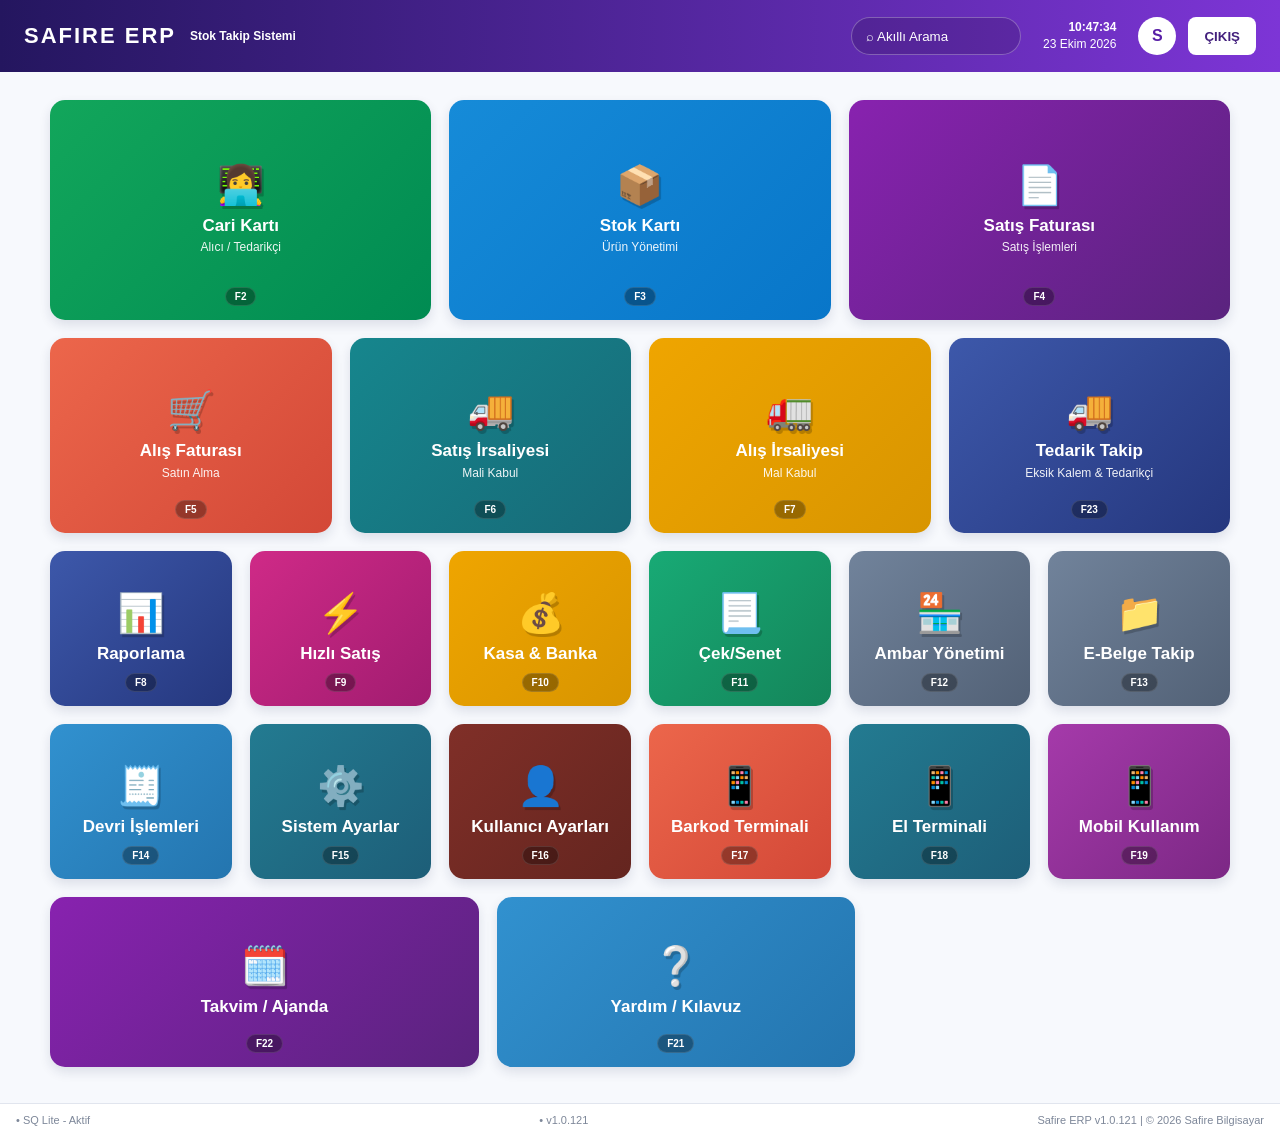
<file: demo.html>
<!DOCTYPE html>
<html lang="tr">
<head>
<meta name="robots" content="noindex, nofollow" />
<meta charset="UTF-8">
<meta name="viewport" content="width=device-width, initial-scale=1.0">
<title>Safire ERP | Stok, Cari, Fatura ve Kasa Takip Sistemi</title>
<meta name="description" content="Safire ERP ile stok, cari, alış-satış faturası, kasa, çek-senet ve rapor işlemlerinizi tek ekrandan yönetin.">
<meta name="robots" content="index, follow">
<link rel="canonical" href="https://gunayrecai.github.io/safire-web/">
<link rel="icon" href="favicon.svg" type="image/svg+xml">
<style>
*{margin:0;padding:0;box-sizing:border-box}
:root{--navy:#28175f;--purple:#7823a8;--line:#dfe4ef}
body{font-family:'Segoe UI',Arial,sans-serif;background:#f7f9fd;color:#1d2840;min-height:100vh}
header{height:72px;background:linear-gradient(90deg,#24165f 0%,#7d35d6 100%);color:#fff;display:flex;align-items:center;padding:0 24px}
.brand{display:flex;align-items:center;gap:14px;min-width:280px}.brand strong{font-size:22px;letter-spacing:2px}.brand small{font-size:12px;font-weight:600}
.header-tools{margin-left:auto;display:flex;align-items:center;gap:12px}.search{width:170px;height:38px;border:1px solid rgba(255,255,255,.28);border-radius:20px;background:rgba(0,0,0,.14);color:#fff;padding:0 14px}.search::placeholder{color:#fff}
.datebox{display:flex;align-items:baseline;gap:8px;text-align:right;padding:0 10px}.datebox b{display:block;font-size:12px}.datebox span{font-size:12px}
.avatar{width:38px;height:38px;border-radius:50%;background:#fff;color:#5920a7;display:grid;place-items:center;font-weight:800}.header-btn{border:0;border-radius:8px;background:#fff;color:#43207d;height:38px;padding:0 16px;font-weight:700}
main{padding:28px 12px 18px}.dashboard{max-width:1180px;margin:auto}.top-grid,.mid-grid,.bottom-grid{display:grid;gap:18px;margin-bottom:18px}.top-grid{grid-template-columns:repeat(3,1fr)}.mid-grid{grid-template-columns:repeat(4,1fr)}.bottom-grid{grid-template-columns:repeat(6,1fr)}
.card{height:195px;border-radius:15px;color:#fff;text-decoration:none;display:flex;flex-direction:column;align-items:center;justify-content:center;text-align:center;position:relative;box-shadow:0 5px 12px rgba(25,35,70,.12);transition:.18s ease}.card:hover{transform:translateY(-4px);filter:brightness(1.04)}
.top-grid .card{height:220px}.card .icon{font-size:38px;line-height:1;margin-bottom:12px;filter:drop-shadow(2px 3px 0 rgba(0,0,0,.2))}.card h3{font-size:17px;line-height:1.15}.card p{font-size:12px;margin-top:5px;opacity:.92}.tag{position:absolute;bottom:14px;font-size:10px;font-weight:800;padding:3px 9px;border-radius:12px;background:rgba(0,0,0,.32);border:1px solid rgba(255,255,255,.12)}
.green{background:linear-gradient(135deg,#12a65b,#008b52)}.blue{background:linear-gradient(135deg,#168bd8,#0876c9)}.purple{background:linear-gradient(135deg,#8822af,#5a237e)}.red{background:linear-gradient(135deg,#ec664b,#d34837)}.teal{background:linear-gradient(135deg,#16868d,#176a78)}.orange{background:linear-gradient(135deg,#efa500,#d89500)}.navy{background:linear-gradient(135deg,#3d58aa,#25377e)}.pink{background:linear-gradient(135deg,#cf2a87,#a11c70)}.lime{background:linear-gradient(135deg,#18aa75,#14855a)}.gray{background:linear-gradient(135deg,#71839b,#526176)}.cyan{background:linear-gradient(135deg,#3191cf,#2475af)}.darkcyan{background:linear-gradient(135deg,#237b91,#1d5e78)}.brown{background:linear-gradient(135deg,#802f28,#64251f)}.magenta{background:linear-gradient(135deg,#a53aaa,#7c2885)}
.wide-grid{grid-template-columns:1.2fr 1fr 1fr}.wide-grid .card{height:170px}.bottom-grid .card{height:155px}.wide-grid{display:grid;gap:18px;margin-bottom:18px}
footer{border-top:1px solid #e1e5ee;padding:10px 16px;color:#7d8799;font-size:11px;display:flex;justify-content:space-between;background:#fff}
@media(max-width:900px){.brand{min-width:220px}.search{display:none}.top-grid,.mid-grid{grid-template-columns:repeat(2,1fr)}.bottom-grid{grid-template-columns:repeat(3,1fr)}.wide-grid{grid-template-columns:1fr 1fr}.bottom-grid{gap:12px}.top-grid,.mid-grid,.wide-grid{gap:12px}}
@media(max-width:560px){header{height:auto;min-height:68px;padding:12px}.brand{min-width:0}.brand small{display:none}.datebox,.header-btn{display:none}.dashboard{padding:0}.top-grid,.mid-grid,.bottom-grid,.wide-grid{grid-template-columns:repeat(2,1fr)}.top-grid .card,.card,.bottom-grid .card,.wide-grid .card{height:150px}.card h3{font-size:14px}.card p{font-size:10px}.card .icon{font-size:32px}main{padding:12px 8px}}
</style>
</head>
<body>
<header>
  <div class="brand"><strong>SAFIRE ERP</strong><small>Stok Takip Sistemi</small></div>
  <div class="header-tools">
    <input class="search" placeholder="⌕ Akıllı Arama" aria-label="Arama">
    <div class="datebox"><div><b>10:47:34</b><span>23 Ekim 2026</span></div></div>
    <div class="avatar">S</div><button class="header-btn">ÇIKIŞ</button>
  </div>
</header>
<main><div class="dashboard">
  <div class="top-grid">
    <a class="card green" href="#"><span class="icon">👩‍💻</span><h3>Cari Kartı</h3><p>Alıcı / Tedarikçi</p><span class="tag">F2</span></a>
    <a class="card blue" href="#"><span class="icon">📦</span><h3>Stok Kartı</h3><p>Ürün Yönetimi</p><span class="tag">F3</span></a>
    <a class="card purple" href="#"><span class="icon">📄</span><h3>Satış Faturası</h3><p>Satış İşlemleri</p><span class="tag">F4</span></a>
  </div>
  <div class="mid-grid">
    <a class="card red" href="#"><span class="icon">🛒</span><h3>Alış Faturası</h3><p>Satın Alma</p><span class="tag">F5</span></a>
    <a class="card teal" href="#"><span class="icon">🚚</span><h3>Satış İrsaliyesi</h3><p>Mali Kabul</p><span class="tag">F6</span></a>
    <a class="card orange" href="#"><span class="icon">🚛</span><h3>Alış İrsaliyesi</h3><p>Mal Kabul</p><span class="tag">F7</span></a>
    <a class="card navy" href="#"><span class="icon">🚚</span><h3>Tedarik Takip</h3><p>Eksik Kalem &amp; Tedarikçi</p><span class="tag">F23</span></a>
  </div>
  <div class="bottom-grid">
    <a class="card navy" href="#"><span class="icon">📊</span><h3>Raporlama</h3><span class="tag">F8</span></a>
    <a class="card pink" href="#"><span class="icon">⚡</span><h3>Hızlı Satış</h3><span class="tag">F9</span></a>
    <a class="card orange" href="#"><span class="icon">💰</span><h3>Kasa &amp; Banka</h3><span class="tag">F10</span></a>
    <a class="card lime" href="#"><span class="icon">📃</span><h3>Çek/Senet</h3><span class="tag">F11</span></a>
    <a class="card gray" href="#"><span class="icon">🏪</span><h3>Ambar Yönetimi</h3><span class="tag">F12</span></a>
    <a class="card gray" href="#"><span class="icon">📁</span><h3>E-Belge Takip</h3><span class="tag">F13</span></a>
  </div>
  <div class="bottom-grid">
    <a class="card cyan" href="#"><span class="icon">🧾</span><h3>Devri İşlemleri</h3><span class="tag">F14</span></a>
    <a class="card darkcyan" href="#"><span class="icon">⚙️</span><h3>Sistem Ayarlar</h3><span class="tag">F15</span></a>
    <a class="card brown" href="#"><span class="icon">👤</span><h3>Kullanıcı Ayarları</h3><span class="tag">F16</span></a>
    <a class="card red" href="#"><span class="icon">📱</span><h3>Barkod Terminali</h3><span class="tag">F17</span></a>
    <a class="card darkcyan" href="#"><span class="icon">📱</span><h3>El Terminali</h3><span class="tag">F18</span></a>
    <a class="card magenta" href="#"><span class="icon">📱</span><h3>Mobil Kullanım</h3><span class="tag">F19</span></a>
  </div>
  <div class="wide-grid">
    <a class="card purple" href="#"><span class="icon">🗓️</span><h3>Takvim / Ajanda</h3><span class="tag">F22</span></a>
    <a class="card cyan" href="#"><span class="icon">❔</span><h3>Yardım / Kılavuz</h3><span class="tag">F21</span></a>
  </div>
</div></main>
<footer><span>• SQ Lite - Aktif</span><span>• v1.0.121</span><span>Safire ERP v1.0.121 | © 2026 Safire Bilgisayar</span></footer>
</body>
</html>
</file>
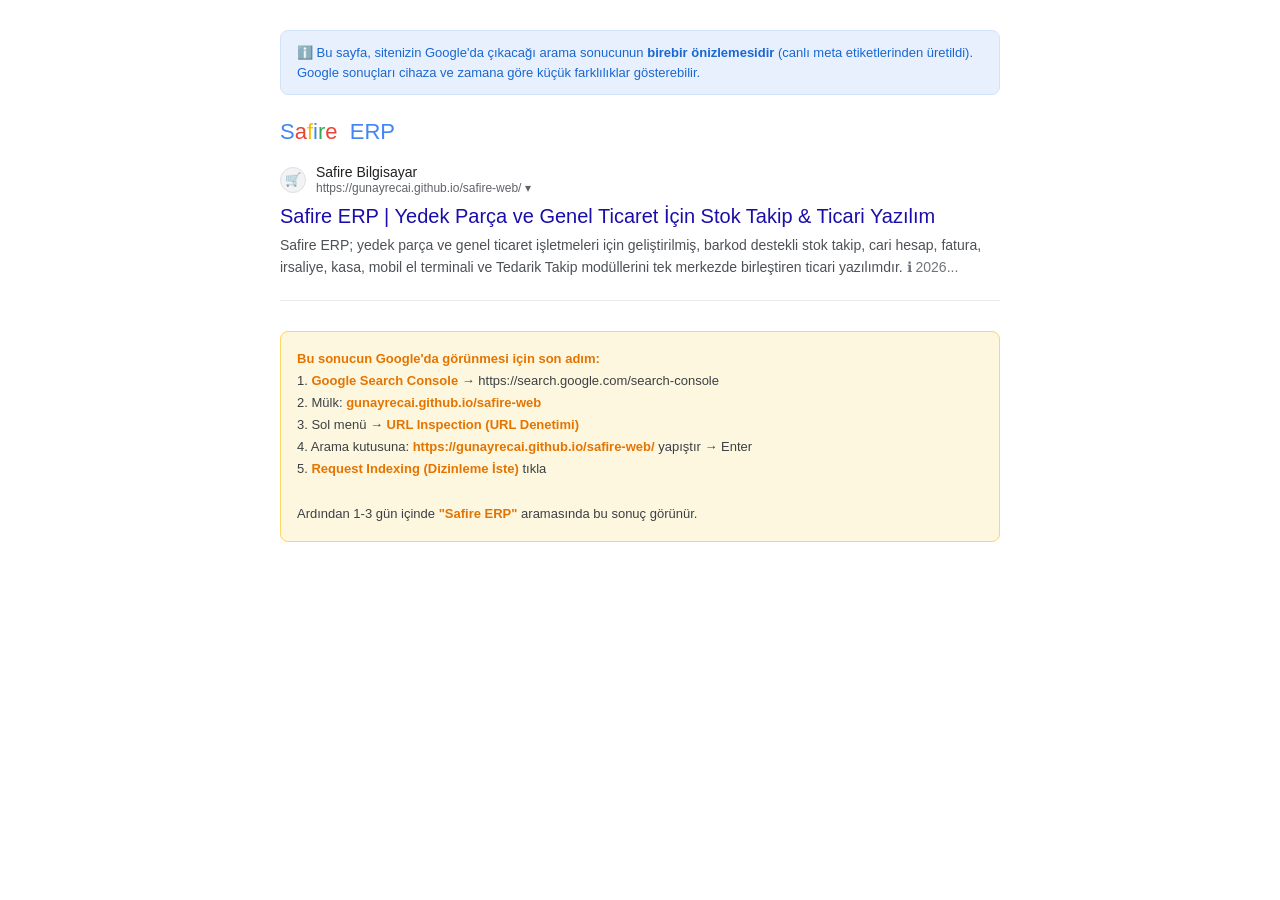
<file: google-onizleme.html>
<!DOCTYPE html>
<html lang="tr">
<head>
<meta name="robots" content="noindex, nofollow" />
<meta charset="UTF-8">
<meta name="viewport" content="width=device-width, initial-scale=1.0">
<title>Google Arama Sonucu Önizlemesi — Safire ERP</title>
<style>
  * { box-sizing: border-box; margin: 0; padding: 0; }
  body { font-family: Arial, 'Segoe UI', sans-serif; background: #fff; color: #202124; padding: 30px 16px; }
  .kapsayici { max-width: 720px; margin: 0 auto; }
  .aciklama { background: #e8f0fe; border: 1px solid #d2e3fc; color: #1967d2; padding: 12px 16px; border-radius: 8px; font-size: 13px; line-height: 1.5; margin-bottom: 24px; }
  .google-baslik { font-family: 'Product Sans', Arial, sans-serif; font-size: 22px; color: #4285f4; margin-bottom: 18px; font-weight: 400; }
  .google-baslik span:nth-child(1){color:#4285f4}.google-baslik span:nth-child(2){color:#ea4335}.google-baslik span:nth-child(3){color:#fbbc05}.google-baslik span:nth-child(4){color:#4285f4}.google-baslik span:nth-child(5){color:#34a853}.google-baslik span:nth-child(6){color:#ea4335}
  .sonuc { border-bottom: 1px solid #e8eaed; padding-bottom: 22px; margin-bottom: 22px; }
  .url-satir { display: flex; align-items: center; gap: 10px; margin-bottom: 6px; }
  .favicon { width: 26px; height: 26px; border-radius: 50%; background: #f1f3f4; display: grid; place-items: center; font-size: 13px; border: 1px solid #e0e0e0; }
  .site-adi { font-size: 14px; color: #202124; line-height: 1.3; }
  .site-adi .yol { color: #5f6368; font-size: 12px; }
  .baslik-link { font-size: 20px; color: #1a0dab; line-height: 1.3; cursor: pointer; }
  .baslik-link:hover { text-decoration: underline; }
  .aciklama-metin { font-size: 14px; color: #4d5156; line-height: 1.58; margin-top: 5px; }
  .tarih { color: #70757a; }
  .notlar { background: #fef7e0; border: 1px solid #fdd663; border-radius: 8px; padding: 16px; font-size: 13px; line-height: 1.7; color: #3c4043; margin-top: 30px; }
  .notlar b { color: #e37400; }
</style>
</head>
<body>
<div class="kapsayici">
  <div class="aciklama">ℹ️ Bu sayfa, sitenizin Google'da çıkacağı arama sonucunun <strong>birebir önizlemesidir</strong> (canlı meta etiketlerinden üretildi). Google sonuçları cihaza ve zamana göre küçük farklılıklar gösterebilir.</div>

  <div class="google-baslik"><span>S</span><span>a</span><span>f</span><span>i</span><span>r</span><span>e</span> &nbsp;ERP</div>

  <div class="sonuc">
    <div class="url-satir">
      <div class="favicon">🛒</div>
      <div class="site-adi">Safire Bilgisayar<div class="yol">https://gunayrecai.github.io/safire-web/ ▾</div></div>
    </div>
    <div class="baslik-link">Safire ERP | Yedek Parça ve Genel Ticaret İçin Stok Takip &amp; Ticari Yazılım</div>
    <div class="aciklama-metin">Safire ERP; yedek parça ve genel ticaret işletmeleri için geliştirilmiş, barkod destekli stok takip, cari hesap, fatura, irsaliye, kasa, mobil el terminali ve Tedarik Takip modüllerini tek merkezde birleştiren ticari yazılımdır. <span class="tarih">ℹ 2026...</span></div>
  </div>

  <div class="notlar">
    <b>Bu sonucun Google'da görünmesi için son adım:</b><br>
    1. <b>Google Search Console</b> → https://search.google.com/search-console<br>
    2. Mülk: <b>gunayrecai.github.io/safire-web</b><br>
    3. Sol menü → <b>URL Inspection (URL Denetimi)</b><br>
    4. Arama kutusuna: <b>https://gunayrecai.github.io/safire-web/</b> yapıştır → Enter<br>
    5. <b>Request Indexing (Dizinleme İste)</b> tıkla<br><br>
    Ardından 1-3 gün içinde <b>"Safire ERP"</b> aramasında bu sonuç görünür.
  </div>
</div>
</body>
</html>
</file>
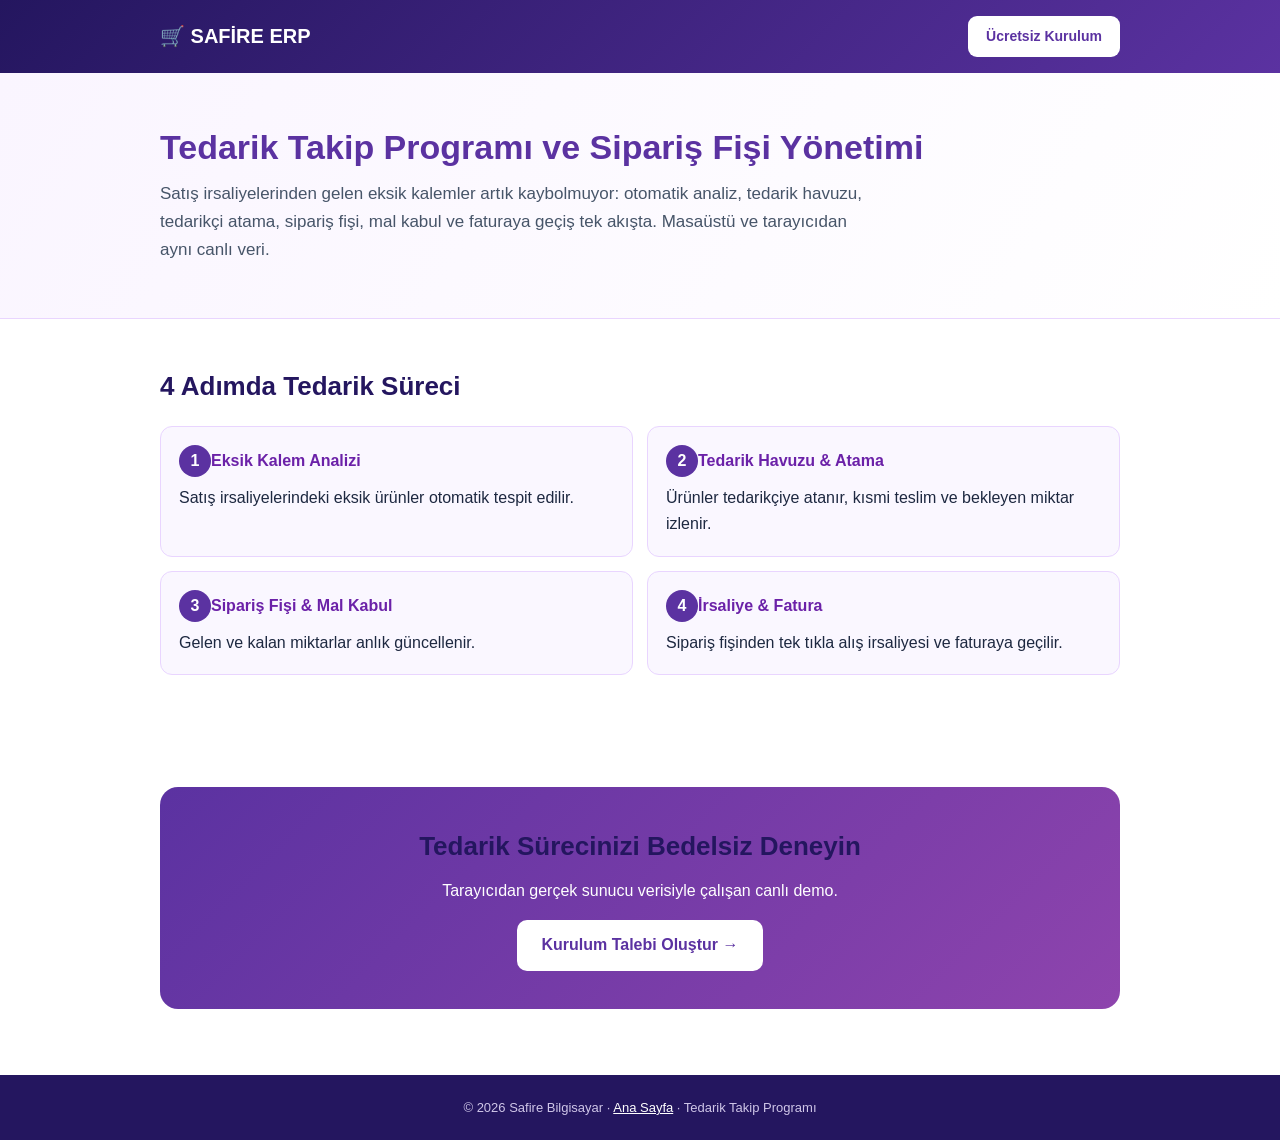
<file: tedarik-takip.html>
<!DOCTYPE html>
<html lang="tr">
<head>
<meta charset="UTF-8">
<meta name="viewport" content="width=device-width, initial-scale=1.0">
<title>Tedarik Takip Programı | Sipariş Fişi ve Eksik Kalem Yönetimi — Safire ERP</title>
<meta name="description" content="Satış irsaliyelerinden gelen eksik kalemleri analiz eden, tedarik havuzuna alan, tedarikçiye atayıp sipariş fişine dönüştüren Tedarik Takip programı. Tarayıcıdan gerçek sunucu verisiyle çalışır.">
<meta name="keywords" content="tedarik takip programı, sipariş fişi, eksik kalem analizi, tedarik havuzu, mal kabul, satış irsaliyesi sipariş, satın alma takip">
<meta name="robots" content="index, follow">
<link rel="canonical" href="https://gunayrecai.github.io/safire-web/tedarik-takip.html">
<link rel="icon" href="favicon.svg" type="image/svg+xml">
<meta property="og:type" content="website">
<meta property="og:title" content="Tedarik Takip Programı | Safire ERP">
<meta property="og:description" content="Eksik kalem analizi, tedarik havuzu, sipariş fişi ve mal kabul. Masaüstü ve tarayıcıda birebir aynı veri.">
<meta property="og:url" content="https://gunayrecai.github.io/safire-web/tedarik-takip.html">
<script type="application/ld+json">
{"@context":"https://schema.org","@type":"FAQPage","mainEntity":[
{"@type":"Question","name":"Tedarik Takip modülü ne işe yarar?","acceptedAnswer":{"@type":"Answer","text":"Satış irsaliyelerinden gelen eksik kalemleri otomatik analiz eder, tedarik havuzuna alır, tedarikçiye atar ve sipariş fişine dönüştürür. Mal kabulden alış faturasına kadar uçtan uca takip sağlar."}},
{"@type":"Question","name":"Sipariş fişinden irsaliyeye geçiş yapılabilir mi?","acceptedAnswer":{"@type":"Answer","text":"Evet. Sipariş fişinden tek tıkla alış irsaliyesi ve faturaya geçilir; 'İrsaliyelere Git / Sipariş Listesine Dön' butonlarıyla ekranlar arası pratik geçiş yapılır."}},
{"@type":"Question","name":"Tarayıcıdan kullanılabilir mi?","acceptedAnswer":{"@type":"Answer","text":"Evet. Tarayıcıdaki Tedarik Takip paneli merkez API'den gelen veriyi eksiksiz okur; satış irsaliyesi listesi, sipariş fişleri ve sipariş kalemleri masaüstündeki veriyle birebir eşleşir."}}
]}
</script>
<style>
*{margin:0;padding:0;box-sizing:border-box}
body{font-family:'Segoe UI',Arial,sans-serif;color:#1d2840;background:#fff;line-height:1.65}
.wrap{max-width:1000px;margin:0 auto;padding:0 20px}
header{background:linear-gradient(135deg,#24165f,#5b32a1);color:#fff;padding:16px 0}
header .wrap{display:flex;justify-content:space-between;align-items:center}
.logo{font-size:20px;font-weight:800}.logo a{color:#fff;text-decoration:none}
header a.btn{background:#fff;color:#5b32a1;padding:9px 18px;border-radius:9px;font-weight:700;text-decoration:none;font-size:14px}
.kahraman{background:linear-gradient(120deg,#faf5ff,#fff);padding:54px 0;border-bottom:1px solid #e9d5ff}
.kahraman h1{font-size:34px;color:#5b32a1;margin-bottom:12px;line-height:1.2}
.kahraman p{font-size:17px;color:#475569;max-width:720px}
.bolum{padding:46px 0}.bolum h2{font-size:26px;color:#24165f;margin-bottom:18px}
.adimlar{display:grid;grid-template-columns:repeat(2,1fr);gap:14px}
.adim{background:#faf7ff;border:1px solid #e9d5ff;border-radius:12px;padding:18px}
.adim .no{display:inline-grid;place-items:center;width:32px;height:32px;border-radius:50%;background:#5b32a1;color:#fff;font-weight:800;margin-bottom:8px}
.adim b{color:#6b21a8}
.cta{background:linear-gradient(135deg,#5b32a1,#8e44ad);color:#fff;text-align:center;border-radius:18px;padding:38px 24px;margin:20px 0}
.cta h2{font-size:26px;margin-bottom:10px}.cta a{display:inline-block;margin-top:16px;background:#fff;color:#5b32a1;padding:12px 24px;border-radius:10px;font-weight:800;text-decoration:none}
footer{background:#24165f;color:#cfc6e8;text-align:center;padding:22px;font-size:13px}
footer a{color:#fff}
@media(max-width:700px){.adimlar{grid-template-columns:1fr}.kahraman h1{font-size:26px}}
</style>
</head>
<body>
<header><div class="wrap"><div class="logo"><a href="index.html">🛒 SAFİRE ERP</a></div><a class="btn" href="index.html#kurulum-talep">Ücretsiz Kurulum</a></div></header>
<section class="kahraman"><div class="wrap">
<h1>Tedarik Takip Programı ve Sipariş Fişi Yönetimi</h1>
<p>Satış irsaliyelerinden gelen eksik kalemler artık kaybolmuyor: otomatik analiz, tedarik havuzu, tedarikçi atama, sipariş fişi, mal kabul ve faturaya geçiş tek akışta. Masaüstü ve tarayıcıdan aynı canlı veri.</p>
</div></section>
<section class="bolum"><div class="wrap">
<h2>4 Adımda Tedarik Süreci</h2>
<div class="adimlar">
<div class="adim"><div class="no">1</div><b>Eksik Kalem Analizi</b><p>Satış irsaliyelerindeki eksik ürünler otomatik tespit edilir.</p></div>
<div class="adim"><div class="no">2</div><b>Tedarik Havuzu & Atama</b><p>Ürünler tedarikçiye atanır, kısmi teslim ve bekleyen miktar izlenir.</p></div>
<div class="adim"><div class="no">3</div><b>Sipariş Fişi & Mal Kabul</b><p>Gelen ve kalan miktarlar anlık güncellenir.</p></div>
<div class="adim"><div class="no">4</div><b>İrsaliye & Fatura</b><p>Sipariş fişinden tek tıkla alış irsaliyesi ve faturaya geçilir.</p></div>
</div>
</div></section>
<section class="bolum"><div class="wrap">
<div class="cta"><h2>Tedarik Sürecinizi Bedelsiz Deneyin</h2><p>Tarayıcıdan gerçek sunucu verisiyle çalışan canlı demo.</p><a href="index.html#kurulum-talep">Kurulum Talebi Oluştur →</a></div>
</div></section>
<footer>© 2026 Safire Bilgisayar · <a href="index.html">Ana Sayfa</a> · Tedarik Takip Programı</footer>
</body>
</html>
</file>
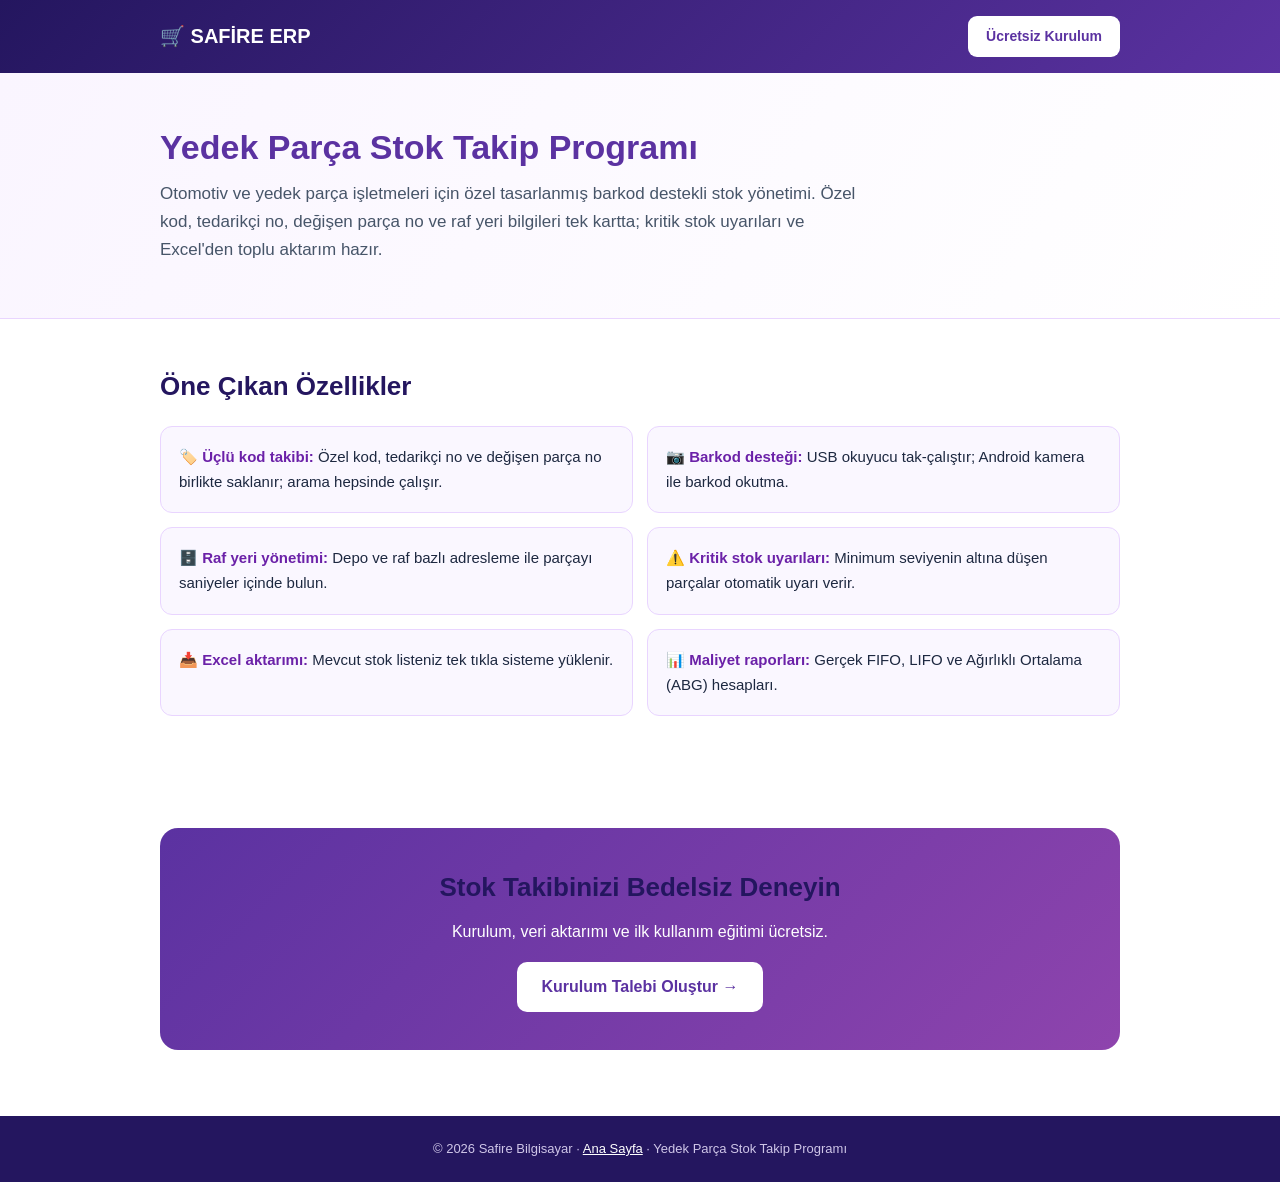
<file: yedek-parca-stok-takip.html>
<!DOCTYPE html>
<html lang="tr">
<head>
<meta charset="UTF-8">
<meta name="viewport" content="width=device-width, initial-scale=1.0">
<title>Yedek Parça Stok Takip Programı | Safire ERP — Barkodlu, Excel Aktarımlı</title>
<meta name="description" content="Yedek parça işletmeleri için barkod destekli stok takip programı: özel kod, tedarikçi no, değişen parça no, raf yeri, kritik stok uyarısı ve Excel'den toplu aktarım. Bedelsiz kurulum.">
<meta name="keywords" content="yedek parça stok takip programı, yedek parça yazılımı, barkodlu stok, parça no takibi, raf yeri takibi, otomotiv yedek parça stok programı">
<meta name="robots" content="index, follow">
<link rel="canonical" href="https://gunayrecai.github.io/safire-web/yedek-parca-stok-takip.html">
<link rel="icon" href="favicon.svg" type="image/svg+xml">
<meta property="og:type" content="website">
<meta property="og:title" content="Yedek Parça Stok Takip Programı | Safire ERP">
<meta property="og:description" content="Barkodlu stok, özel kod, raf yeri ve Excel aktarımı. Bedelsiz kurulum ve eğitim.">
<meta property="og:url" content="https://gunayrecai.github.io/safire-web/yedek-parca-stok-takip.html">
<script type="application/ld+json">
{"@context":"https://schema.org","@type":"FAQPage","mainEntity":[
{"@type":"Question","name":"Yedek parça stok takip programı nedir?","acceptedAnswer":{"@type":"Answer","text":"Yedek parça işletmelerinin stok kartlarını, barkodlarını, özel kodlarını, tedarikçi ve değişen parça numaralarını tek yerde yönetmesini sağlayan yazılımdır. Safire ERP bu bilgileri raf yeri ve kritik stok uyarılarıyla birlikte sunar."}},
{"@type":"Question","name":"Excel'den stok aktarımı yapılabilir mi?","acceptedAnswer":{"@type":"Answer","text":"Evet. Mevcut Excel stok listeniz doğrudan aktarılır; özel kod, stok no, parça adı ve adet bilgileri korunur."}},
{"@type":"Question","name":"Barkod okuyucu kullanılabilir mi?","acceptedAnswer":{"@type":"Answer","text":"Evet. USB barkod okuyucular tak-çalıştır çalışır; Android telefon kamerasıyla da barkod okutularak stok sorgulanabilir."}}
]}
</script>
<style>
*{margin:0;padding:0;box-sizing:border-box}
body{font-family:'Segoe UI',Arial,sans-serif;color:#1d2840;background:#fff;line-height:1.65}
.wrap{max-width:1000px;margin:0 auto;padding:0 20px}
header{background:linear-gradient(135deg,#24165f,#5b32a1);color:#fff;padding:16px 0}
header .wrap{display:flex;justify-content:space-between;align-items:center}
.logo{font-size:20px;font-weight:800}.logo a{color:#fff;text-decoration:none}
header a.btn{background:#fff;color:#5b32a1;padding:9px 18px;border-radius:9px;font-weight:700;text-decoration:none;font-size:14px}
.kahraman{background:linear-gradient(120deg,#faf5ff,#fff);padding:54px 0;border-bottom:1px solid #e9d5ff}
.kahraman h1{font-size:34px;color:#5b32a1;margin-bottom:12px;line-height:1.2}
.kahraman p{font-size:17px;color:#475569;max-width:720px}
.bolum{padding:46px 0}.bolum h2{font-size:26px;color:#24165f;margin-bottom:18px}
.ozellikler{display:grid;grid-template-columns:repeat(2,1fr);gap:14px}
.ozellik{background:#faf7ff;border:1px solid #e9d5ff;border-radius:12px;padding:18px;font-size:15px}
.ozellik b{color:#6b21a8}
.cta{background:linear-gradient(135deg,#5b32a1,#8e44ad);color:#fff;text-align:center;border-radius:18px;padding:38px 24px;margin:20px 0}
.cta h2{font-size:26px;margin-bottom:10px}.cta a{display:inline-block;margin-top:16px;background:#fff;color:#5b32a1;padding:12px 24px;border-radius:10px;font-weight:800;text-decoration:none}
footer{background:#24165f;color:#cfc6e8;text-align:center;padding:22px;font-size:13px}
footer a{color:#fff}
@media(max-width:700px){.ozellikler{grid-template-columns:1fr}.kahraman h1{font-size:26px}}
</style>
</head>
<body>
<header><div class="wrap"><div class="logo"><a href="index.html">🛒 SAFİRE ERP</a></div><a class="btn" href="index.html#kurulum-talep">Ücretsiz Kurulum</a></div></header>
<section class="kahraman"><div class="wrap">
<h1>Yedek Parça Stok Takip Programı</h1>
<p>Otomotiv ve yedek parça işletmeleri için özel tasarlanmış barkod destekli stok yönetimi. Özel kod, tedarikçi no, değişen parça no ve raf yeri bilgileri tek kartta; kritik stok uyarıları ve Excel'den toplu aktarım hazır.</p>
</div></section>
<section class="bolum"><div class="wrap">
<h2>Öne Çıkan Özellikler</h2>
<div class="ozellikler">
<div class="ozellik">🏷️ <b>Üçlü kod takibi:</b> Özel kod, tedarikçi no ve değişen parça no birlikte saklanır; arama hepsinde çalışır.</div>
<div class="ozellik">📷 <b>Barkod desteği:</b> USB okuyucu tak-çalıştır; Android kamera ile barkod okutma.</div>
<div class="ozellik">🗄️ <b>Raf yeri yönetimi:</b> Depo ve raf bazlı adresleme ile parçayı saniyeler içinde bulun.</div>
<div class="ozellik">⚠️ <b>Kritik stok uyarıları:</b> Minimum seviyenin altına düşen parçalar otomatik uyarı verir.</div>
<div class="ozellik">📥 <b>Excel aktarımı:</b> Mevcut stok listeniz tek tıkla sisteme yüklenir.</div>
<div class="ozellik">📊 <b>Maliyet raporları:</b> Gerçek FIFO, LIFO ve Ağırlıklı Ortalama (ABG) hesapları.</div>
</div>
</div></section>
<section class="bolum"><div class="wrap">
<div class="cta"><h2>Stok Takibinizi Bedelsiz Deneyin</h2><p>Kurulum, veri aktarımı ve ilk kullanım eğitimi ücretsiz.</p><a href="index.html#kurulum-talep">Kurulum Talebi Oluştur →</a></div>
</div></section>
<footer>© 2026 Safire Bilgisayar · <a href="index.html">Ana Sayfa</a> · Yedek Parça Stok Takip Programı</footer>
</body>
</html>
</file>
